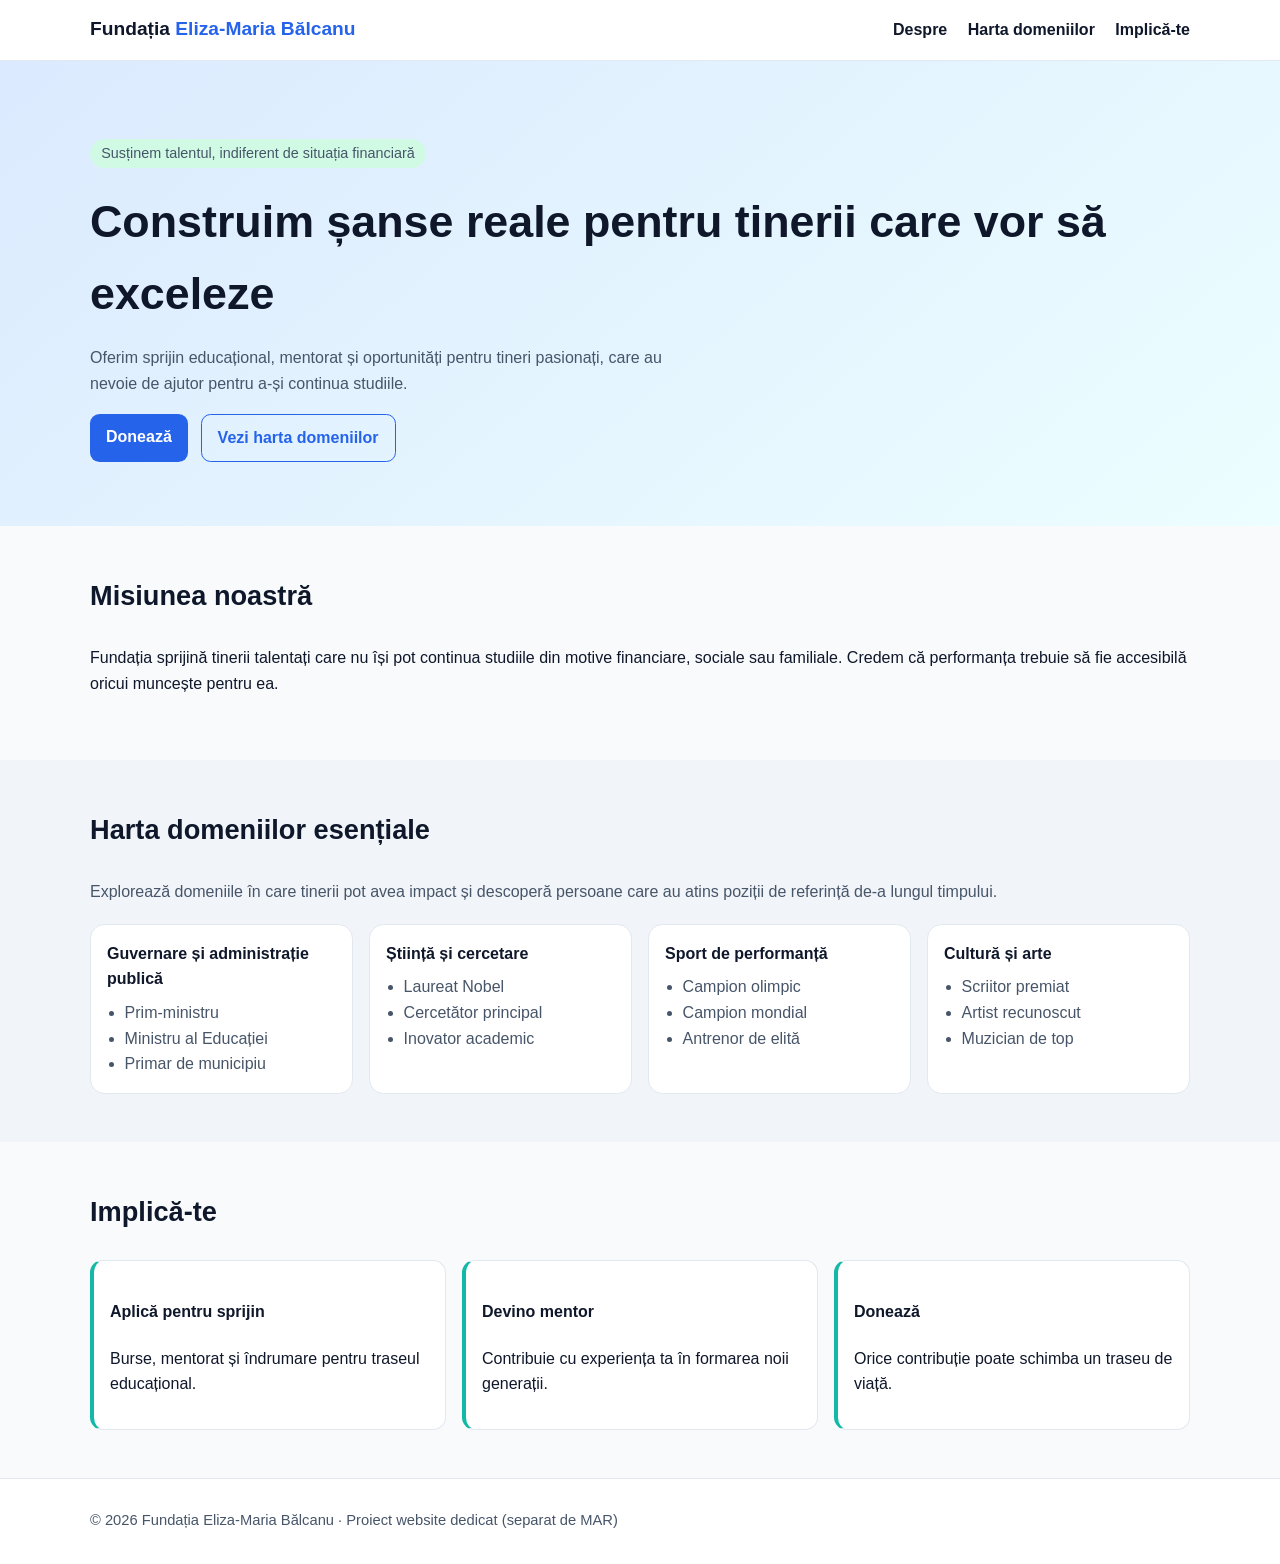
<file: fundatia-eliza-maria-site/index.html>
<!DOCTYPE html>
<html lang="ro">
<head>
  <meta charset="UTF-8" />
  <meta name="viewport" content="width=device-width, initial-scale=1.0" />
  <title>Fundația Eliza-Maria Bălcanu</title>
  <link rel="stylesheet" href="styles.css" />
</head>
<body>
  <header class="site-header">
    <div class="container nav-wrap">
      <h1>Fundația <span>Eliza-Maria Bălcanu</span></h1>
      <nav>
        <a href="#despre">Despre</a>
        <a href="#harta">Harta domeniilor</a>
        <a href="#implica-te">Implică-te</a>
      </nav>
    </div>
  </header>

  <main>
    <section class="hero">
      <div class="container">
        <p class="tag">Susținem talentul, indiferent de situația financiară</p>
        <h2>Construim șanse reale pentru tinerii care vor să exceleze</h2>
        <p>
          Oferim sprijin educațional, mentorat și oportunități pentru tineri pasionați,
          care au nevoie de ajutor pentru a-și continua studiile.
        </p>
        <div class="actions">
          <a class="btn btn-primary" href="#implica-te">Donează</a>
          <a class="btn btn-ghost" href="#harta">Vezi harta domeniilor</a>
        </div>
      </div>
    </section>

    <section id="despre" class="section container">
      <h3>Misiunea noastră</h3>
      <p>
        Fundația sprijină tinerii talentați care nu își pot continua studiile din motive
        financiare, sociale sau familiale. Credem că performanța trebuie să fie accesibilă
        oricui muncește pentru ea.
      </p>
    </section>

    <section id="harta" class="section section-alt">
      <div class="container">
        <h3>Harta domeniilor esențiale</h3>
        <p class="section-lead">
          Explorează domeniile în care tinerii pot avea impact și descoperă persoane care au
          atins poziții de referință de-a lungul timpului.
        </p>

        <div class="domain-grid" id="domain-grid"></div>
      </div>
    </section>

    <section id="implica-te" class="section container">
      <h3>Implică-te</h3>
      <div class="cta-grid">
        <article>
          <h4>Aplică pentru sprijin</h4>
          <p>Burse, mentorat și îndrumare pentru traseul educațional.</p>
        </article>
        <article>
          <h4>Devino mentor</h4>
          <p>Contribuie cu experiența ta în formarea noii generații.</p>
        </article>
        <article>
          <h4>Donează</h4>
          <p>Orice contribuție poate schimba un traseu de viață.</p>
        </article>
      </div>
    </section>
  </main>

  <footer>
    <div class="container">
      <p>© 2026 Fundația Eliza-Maria Bălcanu · Proiect website dedicat (separat de MAR)</p>
    </div>
  </footer>

  <script src="script.js"></script>
</body>
</html>
</file>
<file: fundatia-eliza-maria-site/styles.css>
:root {
  --bg: #f8fafc;
  --surface: #ffffff;
  --text: #0f172a;
  --muted: #475569;
  --primary: #2563eb;
  --primary-dark: #1d4ed8;
  --accent: #14b8a6;
  --border: #e2e8f0;
}

* { box-sizing: border-box; }
body {
  margin: 0;
  font-family: Inter, "Segoe UI", sans-serif;
  color: var(--text);
  background: var(--bg);
  line-height: 1.6;
}

.container {
  width: min(1100px, 92%);
  margin: 0 auto;
}

.site-header {
  position: sticky;
  top: 0;
  background: rgba(255,255,255,0.95);
  backdrop-filter: blur(6px);
  border-bottom: 1px solid var(--border);
}

.nav-wrap {
  display: flex;
  justify-content: space-between;
  align-items: center;
  padding: 0.9rem 0;
}

h1 { font-size: 1.2rem; margin: 0; }
h1 span { color: var(--primary); }

nav a {
  text-decoration: none;
  color: var(--text);
  margin-left: 1rem;
  font-weight: 600;
}

.hero {
  background: linear-gradient(140deg, #dbeafe, #ecfeff);
  padding: 4rem 0;
}
.hero h2 {
  font-size: clamp(1.8rem, 4vw, 2.8rem);
  margin: 0.2rem 0 0.7rem;
}
.hero p { max-width: 70ch; color: var(--muted); }
.tag {
  display: inline-block;
  background: #d1fae5;
  color: #065f46;
  border-radius: 999px;
  padding: 0.2rem 0.7rem;
  font-size: 0.9rem;
}

.actions { margin-top: 1.1rem; display: flex; gap: 0.8rem; flex-wrap: wrap; }
.btn {
  text-decoration: none;
  padding: 0.65rem 1rem;
  border-radius: 0.6rem;
  font-weight: 700;
}
.btn-primary { background: var(--primary); color: white; }
.btn-primary:hover { background: var(--primary-dark); }
.btn-ghost { border: 1px solid var(--primary); color: var(--primary); }

.section { padding: 3rem 0; }
.section h3 { font-size: 1.7rem; margin-top: 0; }
.section-alt { background: #f1f5f9; }
.section-lead { color: var(--muted); margin-bottom: 1.2rem; }

.domain-grid {
  display: grid;
  grid-template-columns: repeat(auto-fit, minmax(240px, 1fr));
  gap: 1rem;
}

.domain-card {
  background: var(--surface);
  border: 1px solid var(--border);
  border-radius: 0.9rem;
  padding: 1rem;
}

.domain-card h4 { margin: 0 0 0.5rem; }
.domain-card ul {
  margin: 0;
  padding-left: 1.1rem;
  color: var(--muted);
}

.cta-grid {
  display: grid;
  grid-template-columns: repeat(auto-fit, minmax(220px, 1fr));
  gap: 1rem;
}

.cta-grid article {
  background: var(--surface);
  border: 1px solid var(--border);
  border-left: 4px solid var(--accent);
  border-radius: 0.8rem;
  padding: 1rem;
}

footer {
  border-top: 1px solid var(--border);
  background: #fff;
  color: var(--muted);
  padding: 1rem 0;
  font-size: 0.92rem;
}
</file>
